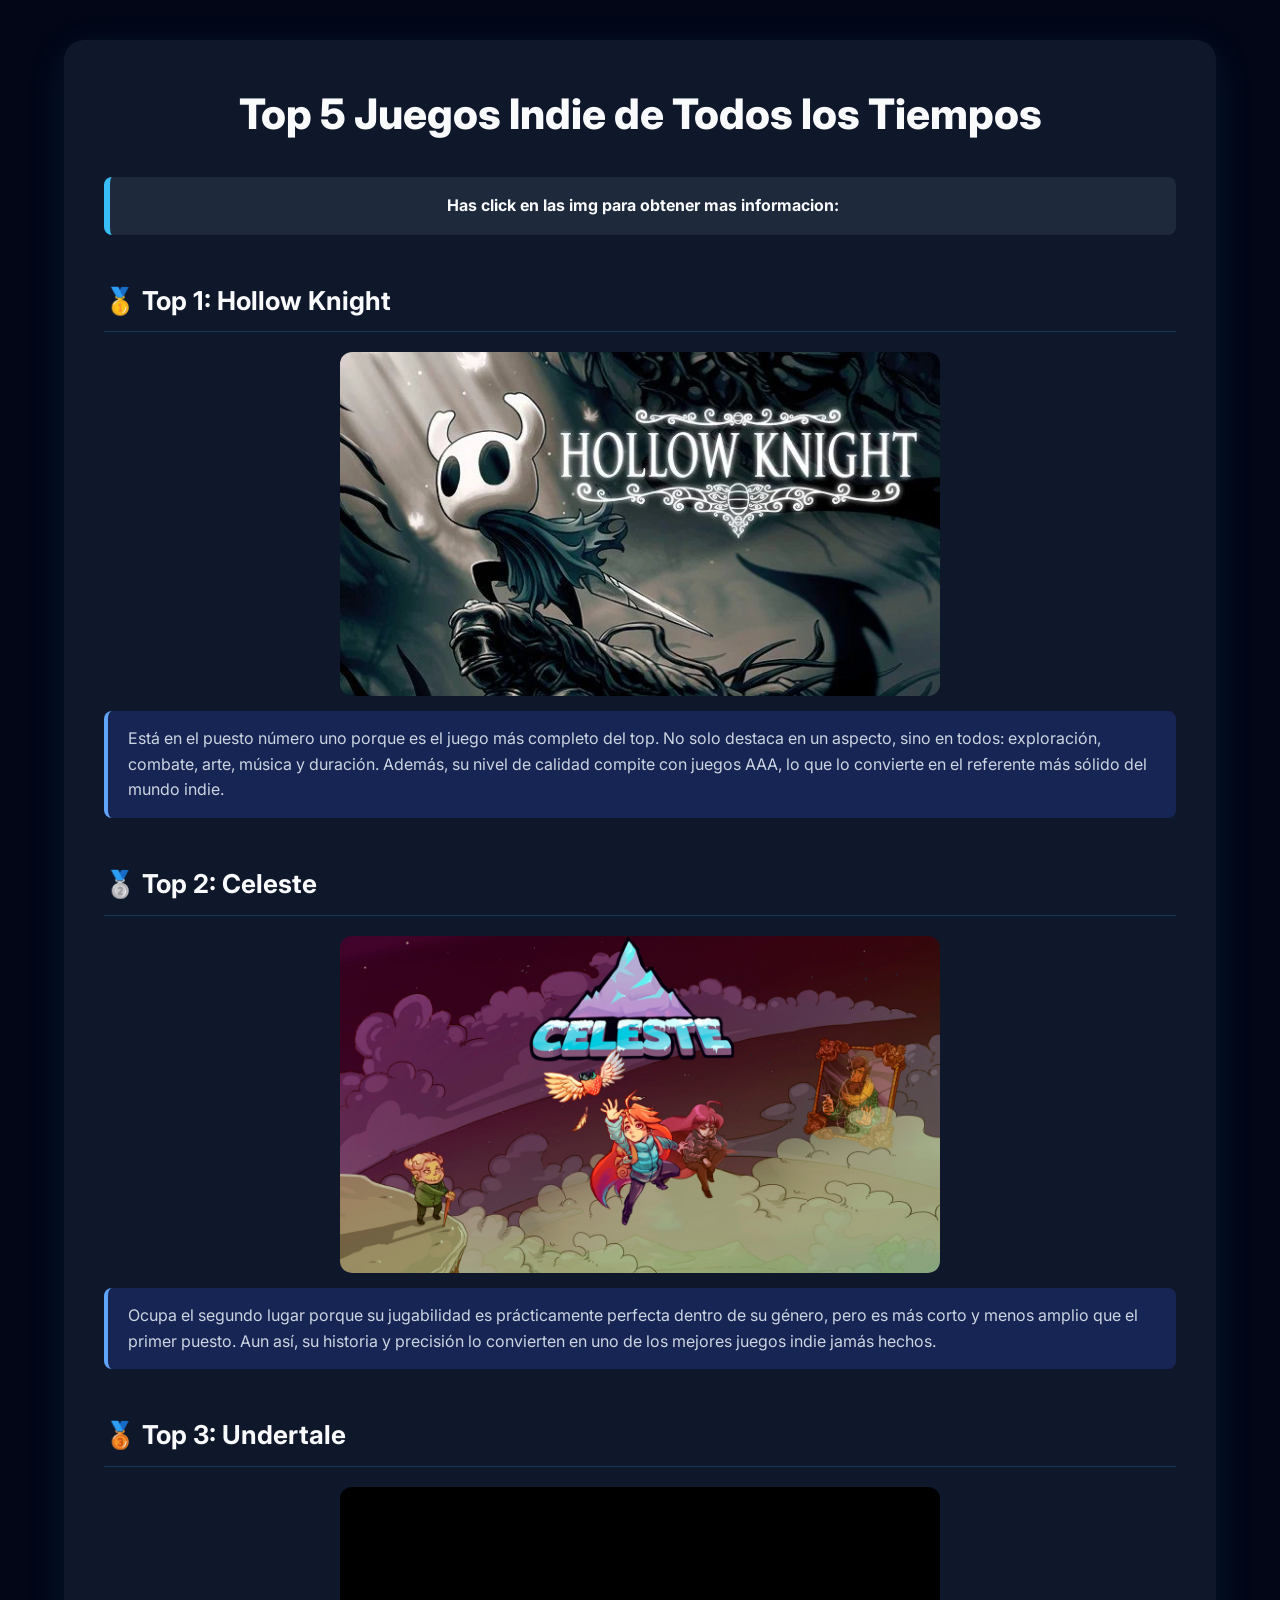
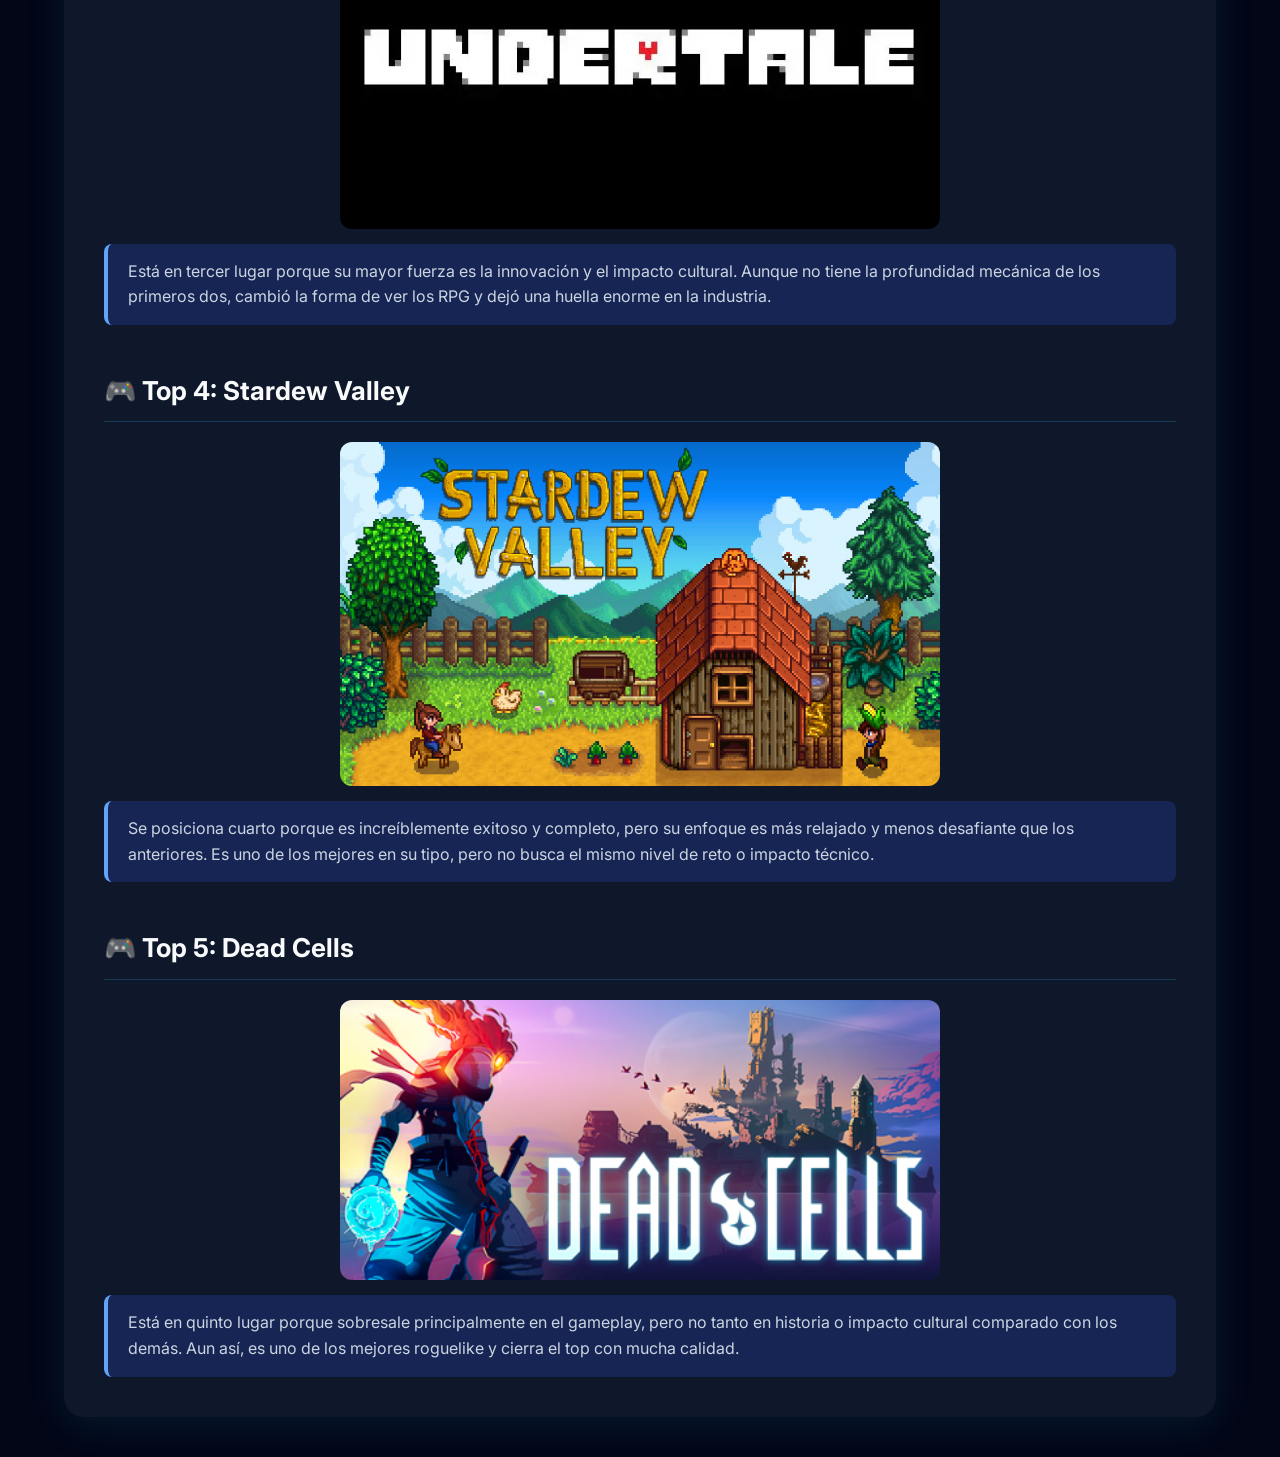
<file: index.html>
<!DOCTYPE html>
<html lang="es">
<head>
    <meta charset="UTF-8">
    <meta name="viewport" content="width=device-width, initial-scale=1.0">
    <title>Top 5 Juegos Indie de Todos los Tiempos | Ranking Global</title>
    <link rel="stylesheet" href="css/index.css">
    <link rel="icon" href="icon/mando.jpg" type="image/jpg">
    <link rel="stylesheet" href="https://cdnjs.cloudflare.com/ajax/libs/font-awesome/6.5.1/css/all.min.css">
</head>
<body>
    <main>
        <h1>Top 5 Juegos Indie de Todos los Tiempos</h1>
        <p class="importante">Has click en las img para obtener mas informacion:</p>

        <h2>🥇 Top 1: Hollow Knight</h2>
        <a href="juegos/hollow.html">
            <img src="img/hollow.jpg" alt="portada de juego hollow knight">
        </a>
        <p class="texto-especial">Está en el puesto número uno porque es el juego más completo del top. No solo destaca en un aspecto, sino en todos: exploración, combate, arte, música y duración. Además, su nivel de calidad compite con juegos AAA, lo que lo convierte en el referente más sólido del mundo indie.</p>

        <h2>🥈 Top 2: Celeste</h2>
        <a href="juegos/celeste.html">
            <img src="img/celeste.jpg" alt="portada  del juego celeste">
        </a>
        <p class="texto-especial">Ocupa el segundo lugar porque su jugabilidad es prácticamente perfecta dentro de su género, pero es más corto y menos amplio que el primer puesto. Aun así, su historia y precisión lo convierten en uno de los mejores juegos indie jamás hechos.</p>
        

        <h2>🥉 Top 3: Undertale</h2>
        <a href="juegos/undertale.html">
            <img src="img/undertale.jpg">
        </a>
        <p class="texto-especial">Está en tercer lugar porque su mayor fuerza es la innovación y el impacto cultural. Aunque no tiene la profundidad mecánica de los primeros dos, cambió la forma de ver los RPG y dejó una huella enorme en la industria.</p>

        <h2>🎮 Top 4: Stardew Valley</h2>
        <a href="juegos/Stardew-Valley.html">
            <img src="img/Stardew-Valley.jpg">
        </a>
        <p class="texto-especial">Se posiciona cuarto porque es increíblemente exitoso y completo, pero su enfoque es más relajado y menos desafiante que los anteriores. Es uno de los mejores en su tipo, pero no busca el mismo nivel de reto o impacto técnico.</p>

        <h2>🎮 Top 5: Dead Cells</h2>
        <a href="juegos/Dead-Cells.html">
            <img src="img/Dead-Cells.jpg">
        </a>
        <p class="texto-especial">Está en quinto lugar porque sobresale principalmente en el gameplay, pero no tanto en historia o impacto cultural comparado con los demás. Aun así, es uno de los mejores roguelike y cierra el top con mucha calidad.</p>
    </main>
</body>
</html>
</file>
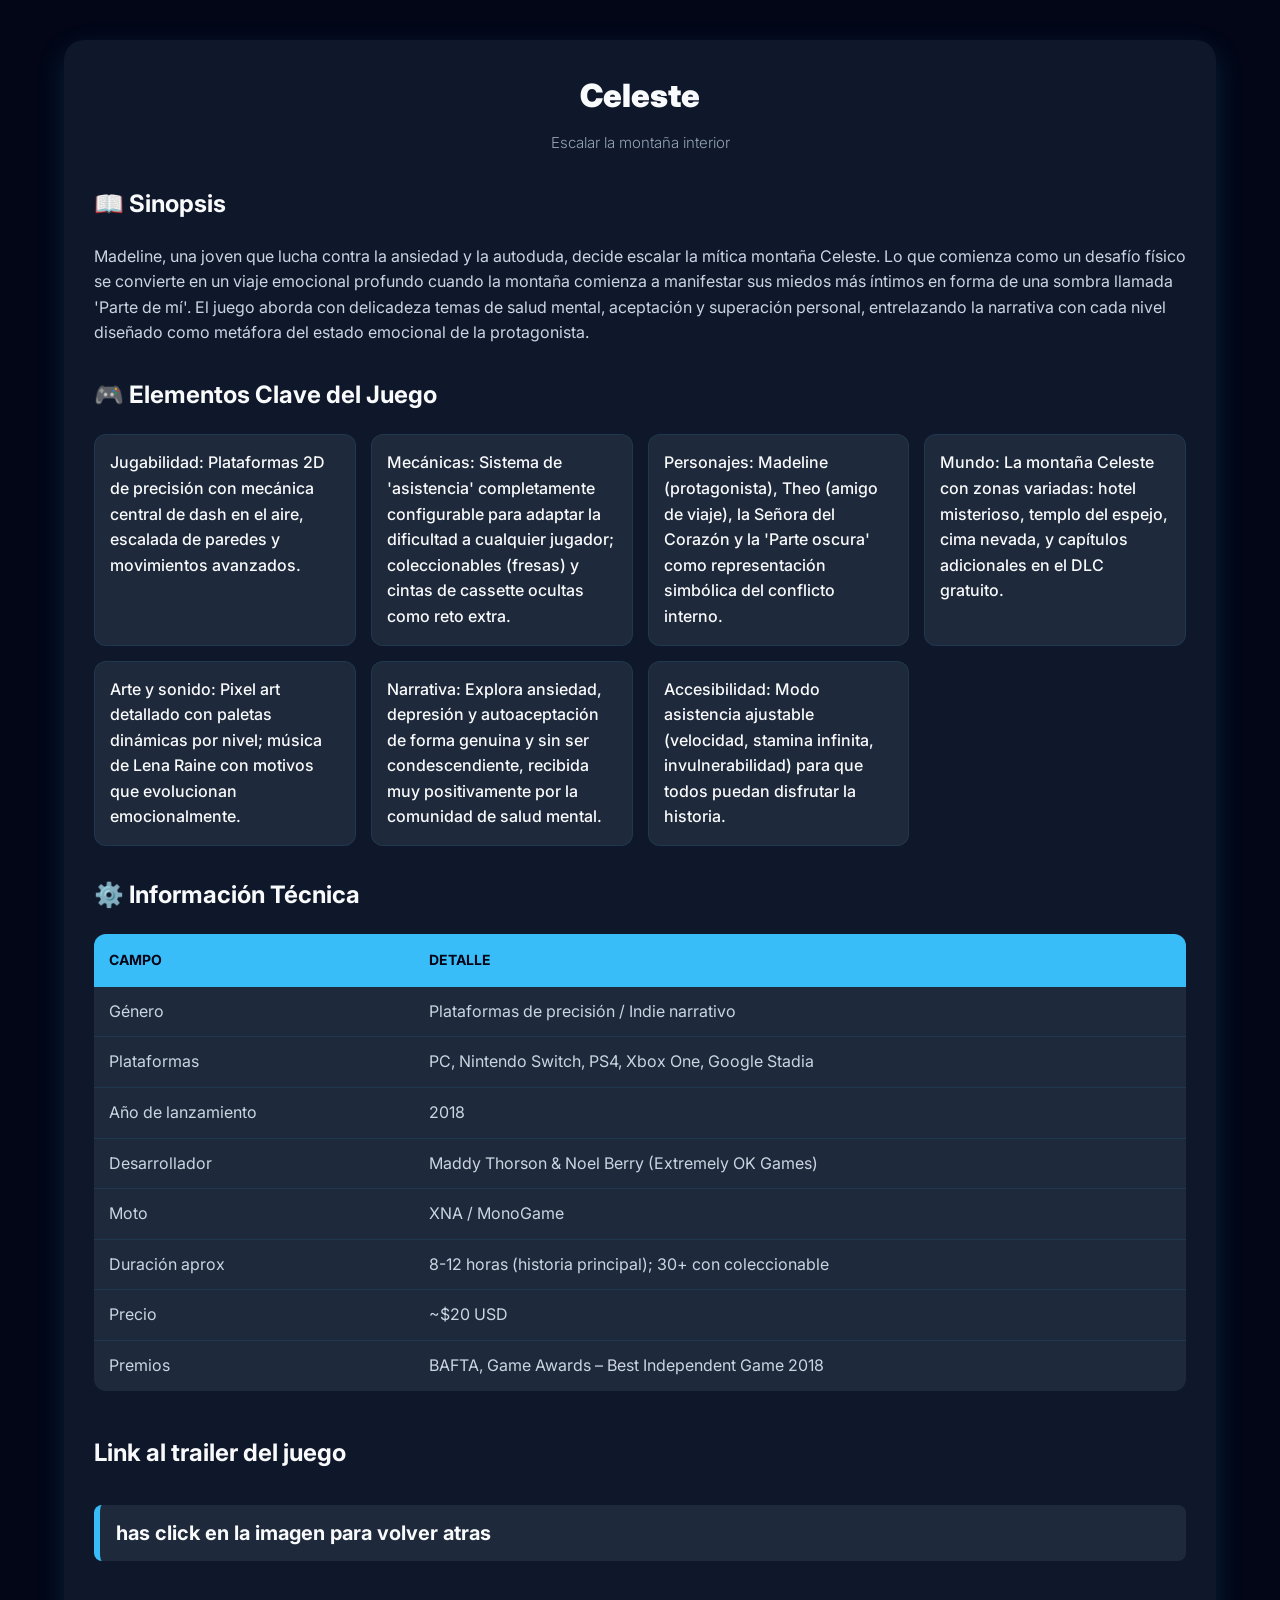
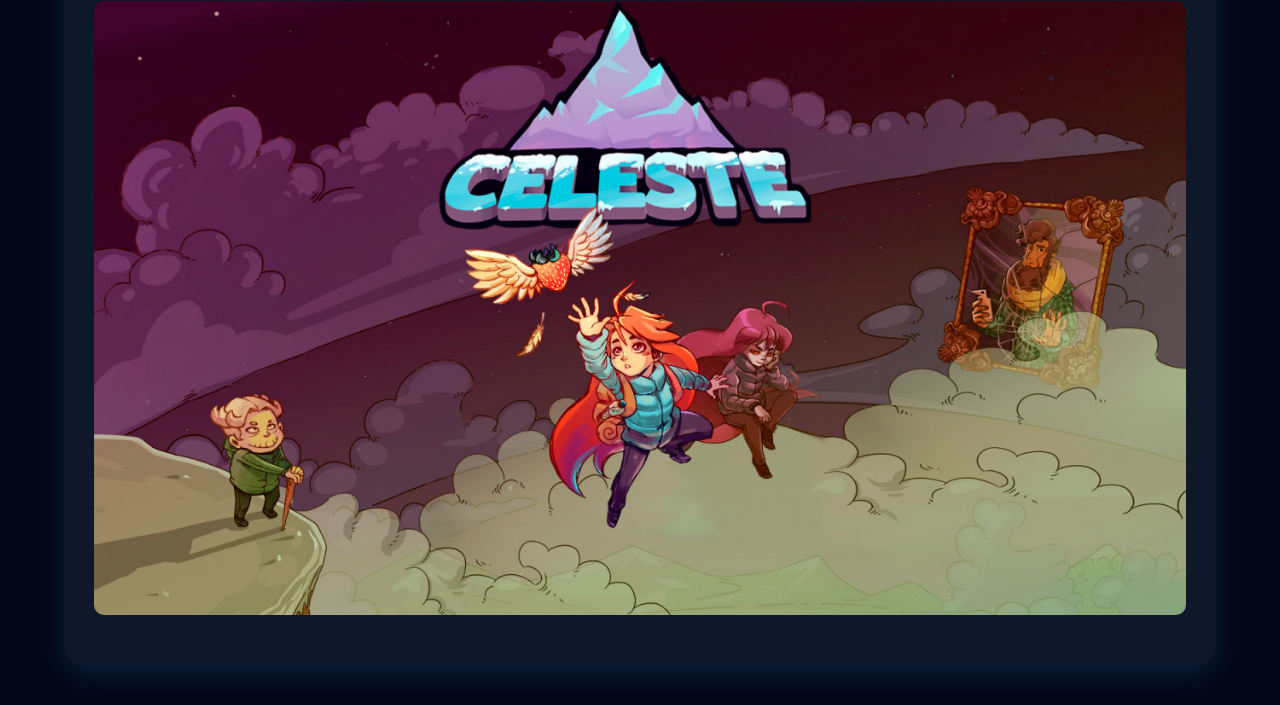
<file: juegos/celeste.html>
<!DOCTYPE html>
<html lang="es">
<head>
    <meta charset="UTF-8">
    <meta name="viewport" content="width=device-width, initial-scale=1.0">
    <title>Celeste</title>
    <link rel="stylesheet" href="../css/juegos.css">
    <link rel="icon" href="../icon/celeste.jpg" type="image/jpg">
</head>
<body>
    <main>
        <h1>Celeste</h1>
        <h4>Escalar la montaña interior</h4>
        <h2>📖 Sinopsis</h2>
        <p>Madeline, una joven que lucha contra la ansiedad y la autoduda, decide escalar la mítica montaña Celeste. Lo que comienza como un desafío físico se convierte en un viaje emocional profundo cuando la montaña comienza a manifestar sus miedos más íntimos en forma de una sombra llamada 'Parte de mí'. El juego aborda con delicadeza temas de salud mental, aceptación y superación personal, entrelazando la narrativa con cada nivel diseñado como metáfora del estado emocional de la protagonista.</p>
        
        <h2>🎮 Elementos Clave del Juego</h2>
        <ul>
            <li>Jugabilidad: Plataformas 2D de precisión con mecánica central de dash en el aire, escalada de paredes y movimientos avanzados.</li>

            <li>Mecánicas: Sistema de 'asistencia' completamente configurable para adaptar la dificultad a cualquier jugador; coleccionables (fresas) y cintas de cassette ocultas como reto extra.</li>

            <li>Personajes: Madeline (protagonista), Theo (amigo de viaje), la Señora del Corazón y la 'Parte oscura' como representación simbólica del conflicto interno.</li>

            <li>Mundo: La montaña Celeste con zonas variadas: hotel misterioso, templo del espejo, cima nevada, y capítulos adicionales en el DLC gratuito.</li>

            <li>Arte y sonido: Pixel art detallado con paletas dinámicas por nivel; música de Lena Raine con motivos que evolucionan emocionalmente.</li>

            <li>Narrativa: Explora ansiedad, depresión y autoaceptación de forma genuina y sin ser condescendiente, recibida muy positivamente por la comunidad de salud mental.</li>

            <li>Accesibilidad: Modo asistencia ajustable (velocidad, stamina infinita, invulnerabilidad) para que todos puedan disfrutar la historia.</li>
        </ul>

        <h2>⚙️ Información Técnica</h2>
        <table>
            <thead>
                <tr>
                    <th>Campo</th>
                    <th>Detalle</th>
                </tr>
            </thead>
            <tbody>
                <tr>
                    <td>Género</td>
                    <td>Plataformas de precisión / Indie narrativo</td>
                </tr>
                
                <tr>
                    <td>Plataformas</td>
                    <td>PC, Nintendo Switch, PS4, Xbox One, Google Stadia</td>
                </tr>

                <tr>
                    <td>Año de lanzamiento</td>
                    <td>2018</td>
                </tr>

                <tr>
                    <td>Desarrollador</td>
                    <td>Maddy Thorson & Noel Berry (Extremely OK Games)</td>
                </tr>

                <tr>
                    <td>Moto</td>
                    <td>XNA / MonoGame</td>
                </tr>

                <tr>
                    <td>Duración aprox</td>
                    <td>8-12 horas (historia principal); 30+ con coleccionable</td>
                </tr>

                <tr>
                    <td>Precio</td>
                    <td>~$20 USD</td>
                </tr>

                <tr>
                    <td>Premios</td>
                    <td>BAFTA, Game Awards – Best Independent Game 2018</td>
                </tr>
            </tbody>
        </table>
        <a href="https://youtu.be/WlQwV3ofej4?si=zolF8PabLEQj-DVt" target="_blank">
            <h2>Link al trailer del juego</h2>
        </a>
        <p class="importante">has click en la imagen para volver atras</p>
        <a href="../index.html" class="contenedor-imagen">
        <img src="../img/celeste.jpg" alt="foto de celeste "></a>
    </main>
</body>
</html>
</file>
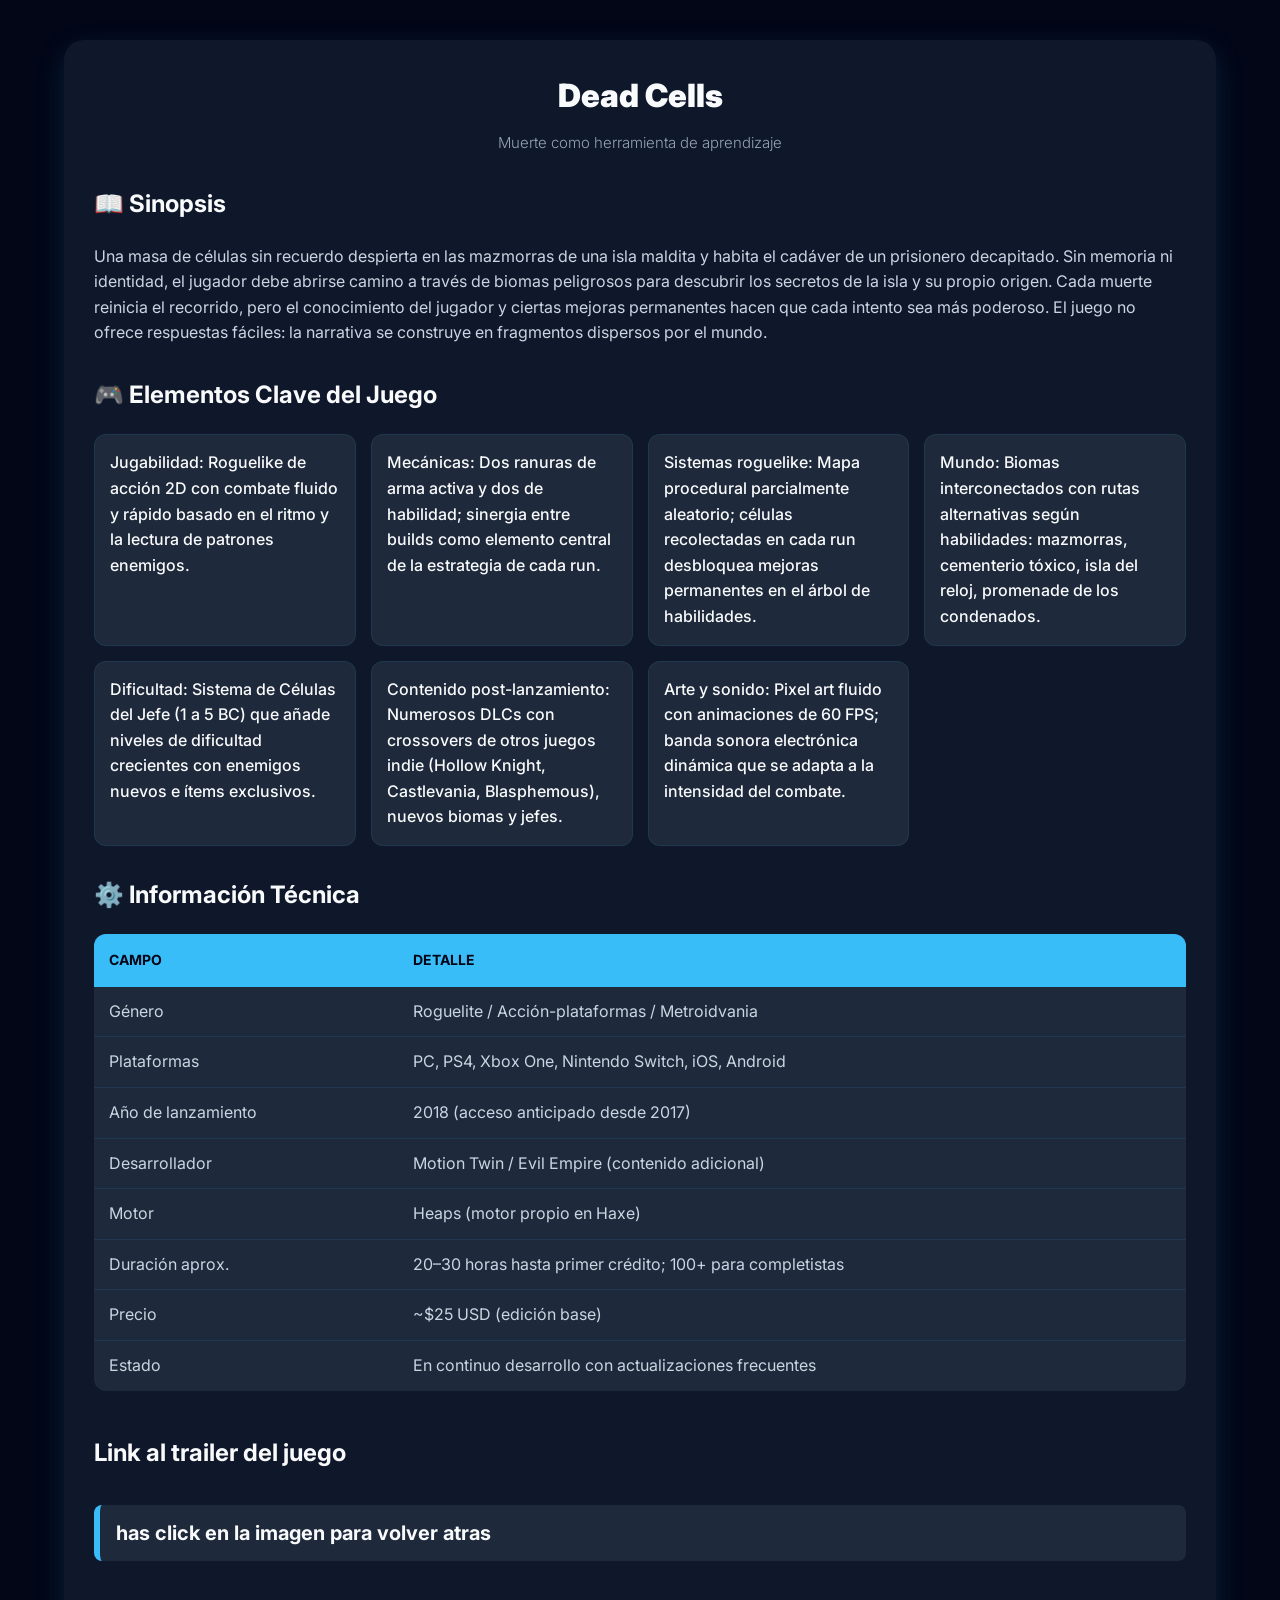
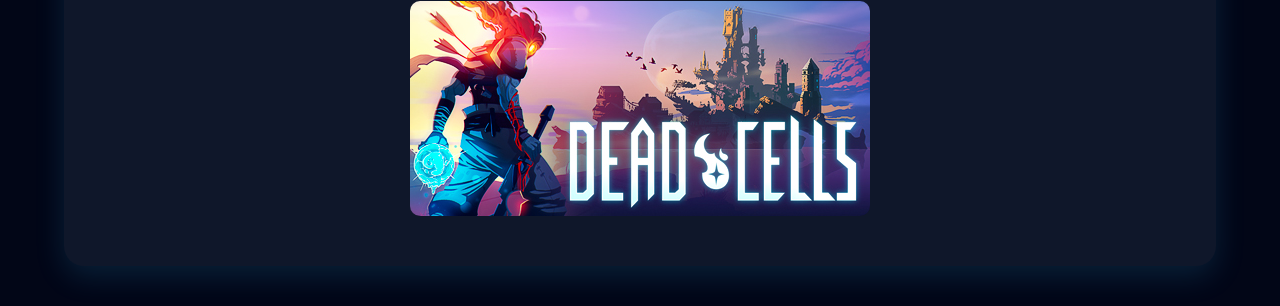
<file: juegos/Dead-Cells.html>
<!DOCTYPE html>
<html lang="es">
<head>
    <meta charset="UTF-8">
    <meta name="viewport" content="width=device-width, initial-scale=1.0">
    <title>Dead Cells</title>
    <link rel="stylesheet" href="../css/juegos.css">
    <link rel="icon" href="../icon/dead.jpg" type="image/jpg">
</head>
<body>
    <main>
        <h1>Dead Cells</h1>
        <h4>Muerte como herramienta de aprendizaje</h4>
        <h2>📖 Sinopsis</h2>
        <p>Una masa de células sin recuerdo despierta en las mazmorras de una isla maldita y habita el cadáver de un prisionero decapitado. Sin memoria ni identidad, el jugador debe abrirse camino a través de biomas peligrosos para descubrir los secretos de la isla y su propio origen. Cada muerte reinicia el recorrido, pero el conocimiento del jugador y ciertas mejoras permanentes hacen que cada intento sea más poderoso. El juego no ofrece respuestas fáciles: la narrativa se construye en fragmentos dispersos por el mundo.</p>

        <h2>🎮 Elementos Clave del Juego</h2>
        <ul>
            <li>Jugabilidad: Roguelike de acción 2D con combate fluido y rápido basado en el ritmo y la lectura de patrones enemigos.</li>

            <li>Mecánicas: Dos ranuras de arma activa y dos de habilidad; sinergia entre builds como elemento central de la estrategia de cada run.</li>

            <li>Sistemas roguelike: Mapa procedural parcialmente aleatorio; células recolectadas en cada run desbloquea mejoras permanentes en el árbol de habilidades.</li>

            <li>Mundo: Biomas interconectados con rutas alternativas según habilidades: mazmorras, cementerio tóxico, isla del reloj, promenade de los condenados.</li>

            <li>Dificultad: Sistema de Células del Jefe (1 a 5 BC) que añade niveles de dificultad crecientes con enemigos nuevos e ítems exclusivos.</li>

            <li>Contenido post-lanzamiento: Numerosos DLCs con crossovers de otros juegos indie (Hollow Knight, Castlevania, Blasphemous), nuevos biomas y jefes.</li>

            <li>Arte y sonido: Pixel art fluido con animaciones de 60 FPS; banda sonora electrónica dinámica que se adapta a la intensidad del combate.</li>
        </ul>

        <h2>⚙️ Información Técnica</h2>
        <table>
            <thead>
                <tr>
                    <th>Campo</th>
                    <th>Detalle</th>
                </tr>
            </thead>

            <tbody>
                <tr>
                    <td>Género</td>
                    <td>Roguelite / Acción-plataformas / Metroidvania</td>
                </tr>

                <tr>
                    <td>Plataformas</td>
                    <td>PC, PS4, Xbox One, Nintendo Switch, iOS, Android</td>
                </tr>

                <tr>
                    <td>Año de lanzamiento</td>
                    <td>2018 (acceso anticipado desde 2017)</td>
                </tr>

                <tr>
                    <td>Desarrollador</td>
                    <td>Motion Twin / Evil Empire (contenido adicional)</td>
                </tr>

                <tr>
                    <td>Motor</td>
                    <td>Heaps (motor propio en Haxe)</td>
                </tr>

                <tr>
                    <td>Duración aprox.</td>
                    <td>20–30 horas hasta primer crédito; 100+ para completistas</td>
                </tr>

                <tr>
                    <td>Precio</td>
                    <td>~$25 USD (edición base)</td>
                </tr>

                <tr>
                    <td>Estado</td>
                    <td>En continuo desarrollo con actualizaciones frecuentes</td>
                </tr>
            </tbody>
        </table>
        <a href="https://youtu.be/ZPl_UWAednY?si=PS_IYLnK6Znkn-vU"><h2>Link al trailer del juego</h2></a>
        <p class="importante">has click en la imagen para volver atras</p>
        <a href="../index.html" class="contenedor-imagen">
            <img src="..//img/Dead-Cells.jpg" alt="foto de Dead Cells">
        </a>
    </main>
</body>
</html>
</file>
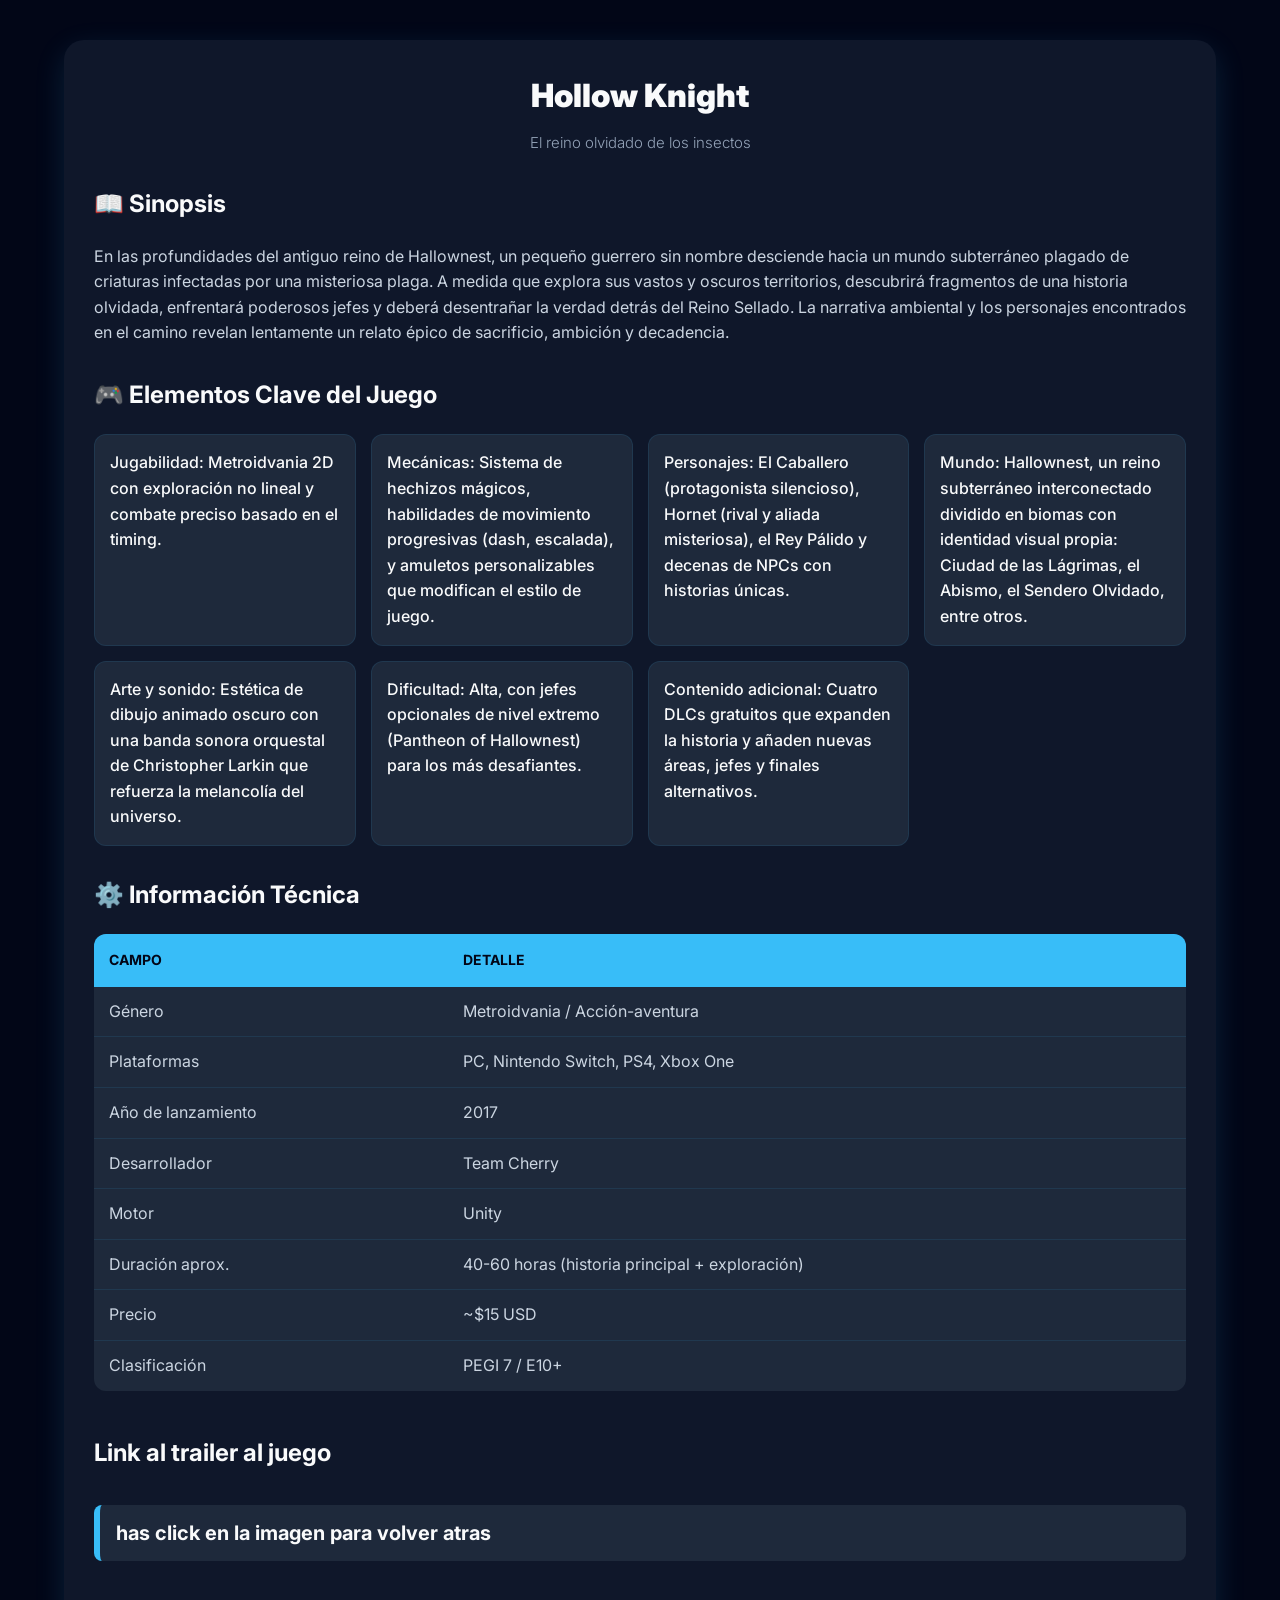
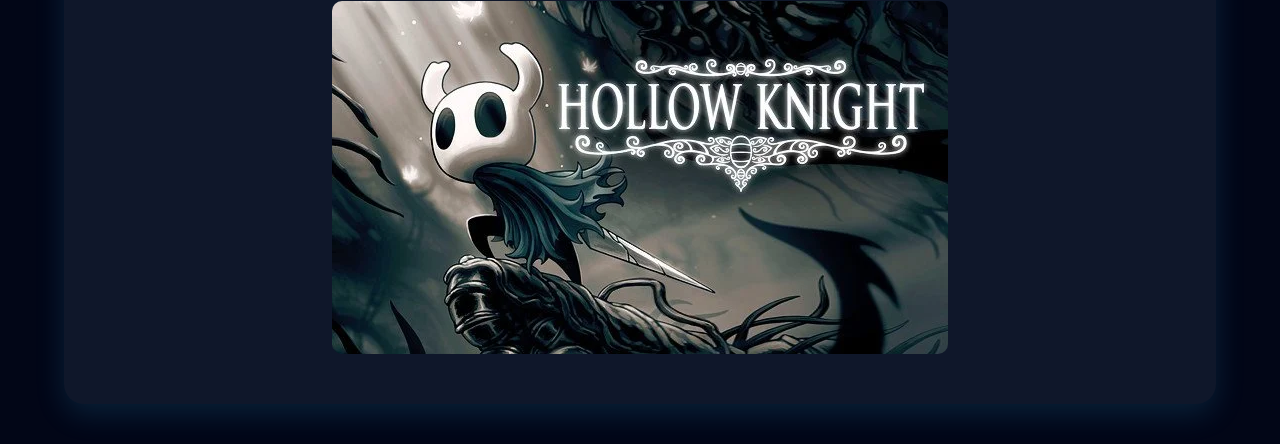
<file: juegos/hollow.html>
<!DOCTYPE html>
<html lang="es">
<head>
    <meta charset="UTF-8">
    <meta name="viewport" content="width=device-width, initial-scale=1.0">
    <title>Hollow Knight</title>
    <link rel="stylesheet" href="../css/juegos.css">
    <link rel="icon" href="../icon/hollow.jpg" type="image/jpg">
</head>
<body>
    <main>
    <h1>Hollow Knight</h1>
    <h4>El reino olvidado de los insectos</h4>
    <h2>📖 Sinopsis</h2>
    <p>En las profundidades del antiguo reino de Hallownest, un pequeño guerrero sin nombre desciende hacia un mundo subterráneo plagado de criaturas infectadas por una misteriosa plaga. A medida que explora sus vastos y oscuros territorios, descubrirá fragmentos de una historia olvidada, enfrentará poderosos jefes y deberá desentrañar la verdad detrás del Reino Sellado. La narrativa ambiental y los personajes encontrados en el camino revelan lentamente un relato épico de sacrificio, ambición y decadencia.</p>

    <h2>🎮 Elementos Clave del Juego</h2>
    <ul>
        <li>Jugabilidad: Metroidvania 2D con exploración no lineal y combate preciso basado en el timing.</li>

        <li>Mecánicas: Sistema de hechizos mágicos, habilidades de movimiento progresivas (dash, escalada), y amuletos personalizables que modifican el estilo de juego.</li>

        <li>Personajes: El Caballero (protagonista silencioso), Hornet (rival y aliada misteriosa), el Rey Pálido y decenas de NPCs con historias únicas.</li>

        <li>Mundo: Hallownest, un reino subterráneo interconectado dividido en biomas con identidad visual propia: Ciudad de las Lágrimas, el Abismo, el Sendero Olvidado, entre otros.</li>

        <li>Arte y sonido: Estética de dibujo animado oscuro con una banda sonora orquestal de Christopher Larkin que refuerza la melancolía del universo.</li>

        <li>Dificultad: Alta, con jefes opcionales de nivel extremo (Pantheon of Hallownest) para los más desafiantes.</li>

        <li>Contenido adicional: Cuatro DLCs gratuitos que expanden la historia y añaden nuevas áreas, jefes y finales alternativos.</li>
    </ul>
    <h2>⚙️ Información Técnica</h2>
    <table>
        <thead>
            <tr>
                <th>Campo</th>
                <th>Detalle</th>
            </tr>
        </thead>

        <tbody>
            <tr>
                <td>Género</td>
                <td>Metroidvania / Acción-aventura</td>
            </tr>

            <tr>
                <td>Plataformas</td>
                <td>PC, Nintendo Switch, PS4, Xbox One</td>
            </tr>

            <tr>
                <td>Año de lanzamiento</td>
                <td>2017</td>
            </tr>
            
            <tr>
                <td>Desarrollador</td>
                <td>Team Cherry</td>
            </tr>

            <tr>
                <td>Motor</td>
                <td>Unity</td>
            </tr>

            <tr>
                <td>Duración aprox.</td>
                <td>40-60 horas (historia principal + exploración)</td>
            </tr>

            <tr>
                <td>Precio</td>
                <td>~$15 USD</td>
            </tr>

            <tr>
                <td>Clasificación</td>
                <td>PEGI 7 / E10+</td>
            </tr>
        </tbody>
    </table>
    <a href="https://youtu.be/UAO2urG23S4?si=-uhSlBOQFKqMNPEP" target="_blank">
        <h2>Link al trailer al juego</h2>
    </a>
    <p class="importante">has click en la imagen para volver atras</p>
    <a href="../index.html" class="contenedor-imagen">
    <img src="../img/hollow.jpg" alt="foto de hollow Knight "></a>
    </main>
</body>
</html>
</file>
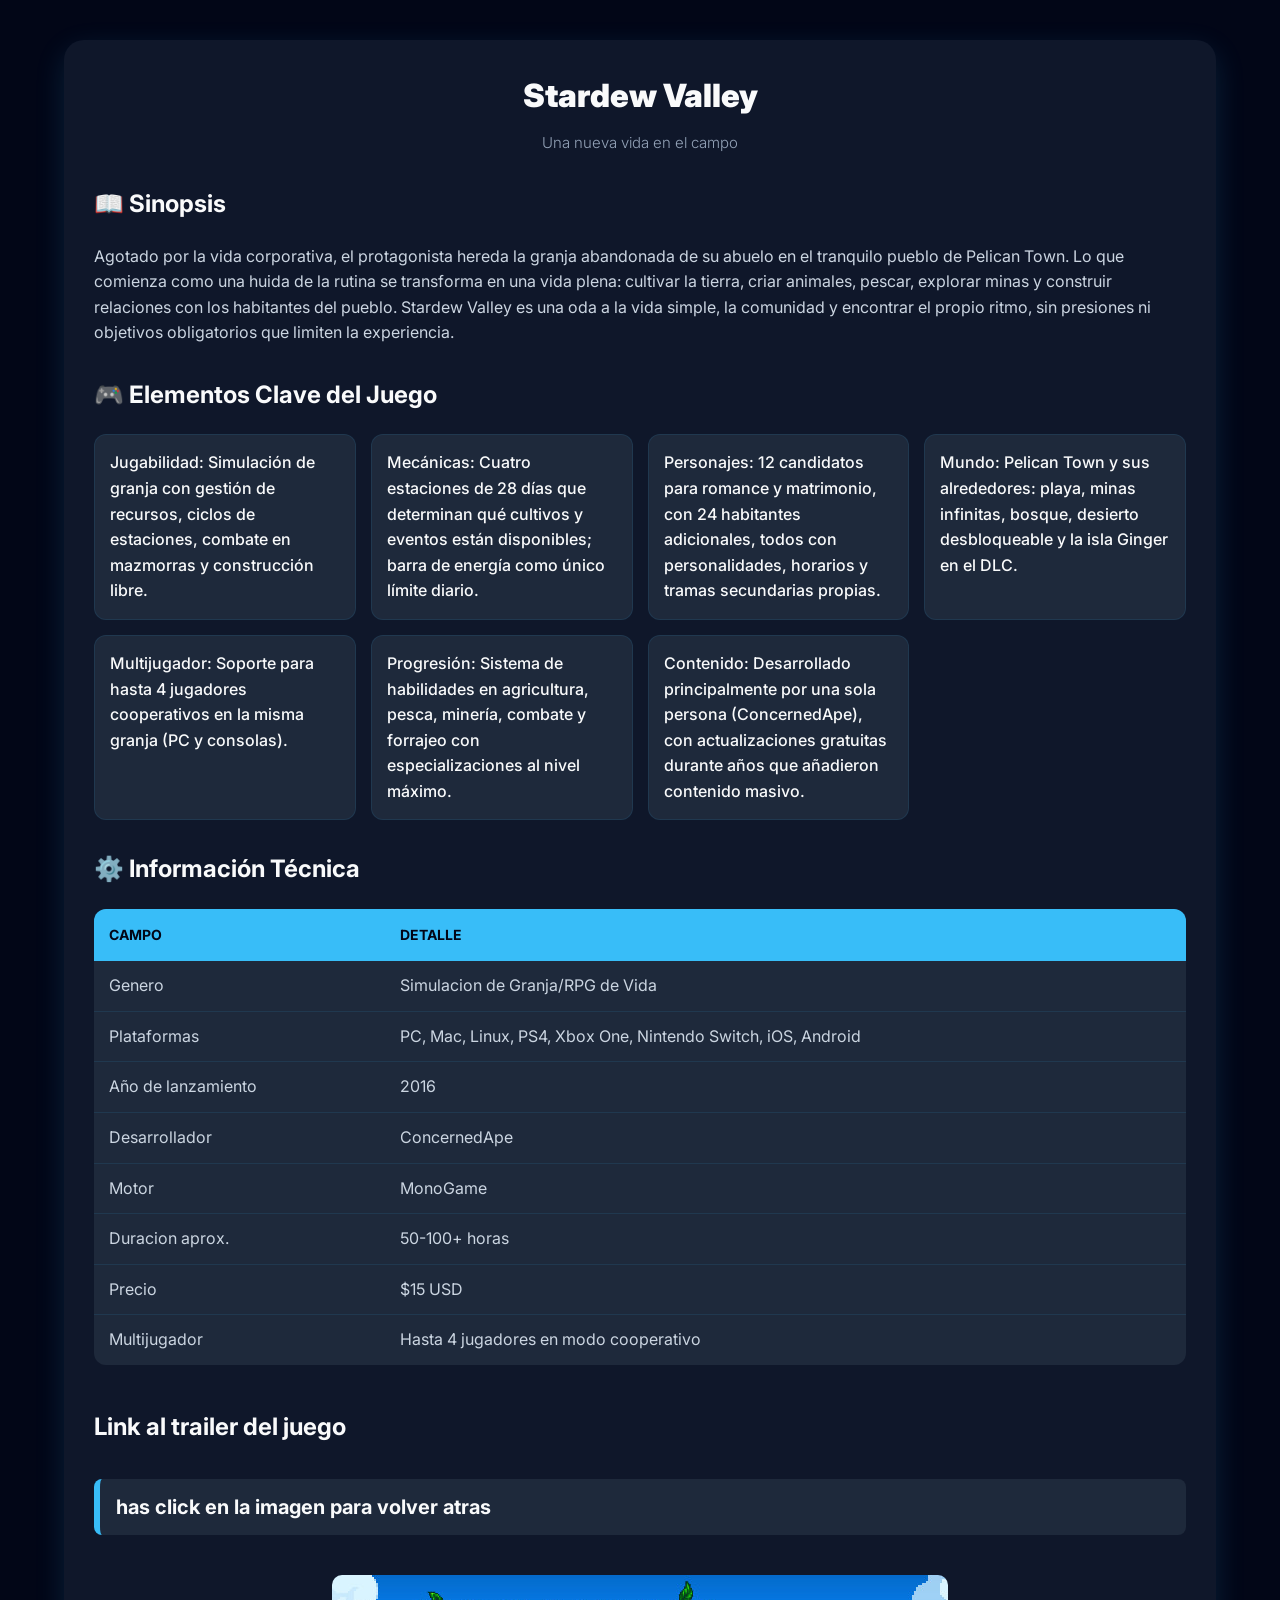
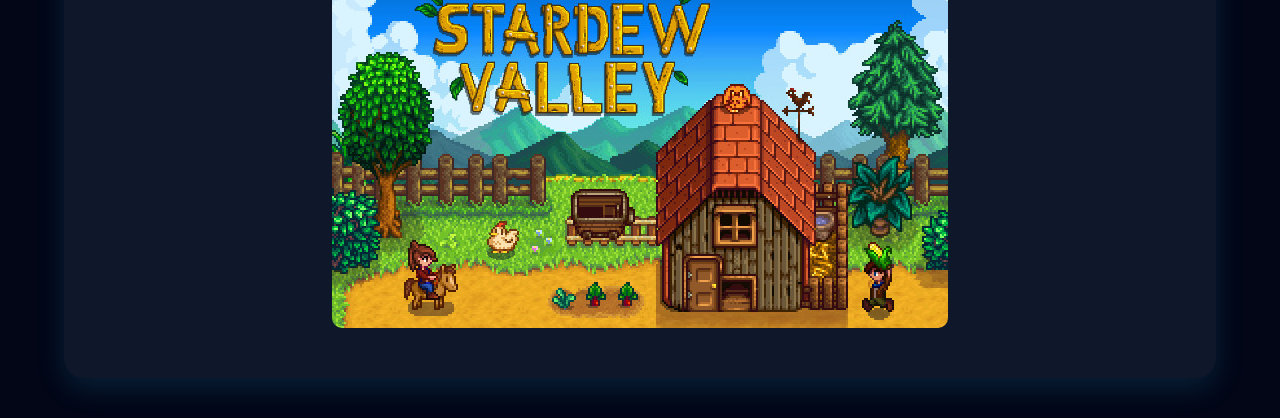
<file: juegos/Stardew-Valley.html>
<!DOCTYPE html>
<html lang="es">
<head>
    <meta charset="UTF-8">
    <meta name="viewport" content="width=device-width, initial-scale=1.0">
    <title>Stardew Valley</title>
    <link rel="stylesheet" href="../css/juegos.css">
    <link rel="icon" href="../icon/stardew.jpg" type="image/jpg">
</head>
<body>
    <main>
        <h1>Stardew Valley</h1>
        <h4>Una nueva vida en el campo</h4>
        <h2>📖 Sinopsis</h2>
        <p>Agotado por la vida corporativa, el protagonista hereda la granja abandonada de su abuelo en el tranquilo pueblo de Pelican Town. Lo que comienza como una huida de la rutina se transforma en una vida plena: cultivar la tierra, criar animales, pescar, explorar minas y construir relaciones con los habitantes del pueblo. Stardew Valley es una oda a la vida simple, la comunidad y encontrar el propio ritmo, sin presiones ni objetivos obligatorios que limiten la experiencia.
    </p>

        <h2>🎮 Elementos Clave del Juego</h2>
        <ul>
            <li>Jugabilidad: Simulación de granja con gestión de recursos, ciclos de estaciones, combate en mazmorras y construcción libre.</li>

            <li>Mecánicas: Cuatro estaciones de 28 días que determinan qué cultivos y eventos están disponibles; barra de energía como único límite diario.</li>

            <li>Personajes: 12 candidatos para romance y matrimonio, con 24 habitantes adicionales, todos con personalidades, horarios y tramas secundarias propias.</li>

            <li>Mundo: Pelican Town y sus alrededores: playa, minas infinitas, bosque, desierto desbloqueable y la isla Ginger en el DLC.</li>

            <li>Multijugador: Soporte para hasta 4 jugadores cooperativos en la misma granja (PC y consolas).</li>

            <li>Progresión: Sistema de habilidades en agricultura, pesca, minería, combate y forrajeo con especializaciones al nivel máximo.</li>

            <li>Contenido: Desarrollado principalmente por una sola persona (ConcernedApe), con actualizaciones gratuitas durante años que añadieron contenido masivo.</li>
        </ul>

        <h2>⚙️ Información Técnica</h2>
        
        <table>
            <thead>
                <tr>
                    <th>Campo</th>
                    <th>Detalle</th>
                </tr>
            </thead>

            <tbody>
                <tr>
                    <td>Genero</td>
                    <td>Simulacion de Granja/RPG de Vida</td>
                </tr>

                <tr>
                    <td>Plataformas</td>
                    <td>PC, Mac, Linux, PS4, Xbox One, Nintendo Switch, iOS, Android</td>
                </tr>

                <tr>
                    <td>Año de lanzamiento</td>
                    <td>2016</td>
                </tr>

                <tr>
                    <td>Desarrollador</td>
                    <td>ConcernedApe</td>
                </tr>

                <tr>
                    <td>Motor</td>
                    <td>MonoGame</td>
                </tr>

                <tr>
                    <td>Duracion aprox.</td>
                    <td>50-100+ horas</td>
                </tr>

                <tr>
                    <td>Precio</td>
                    <td>$15 USD</td>
                </tr>

                <tr>
                    <td>Multijugador</td>
                    <td>Hasta 4 jugadores en modo cooperativo</td>
            </tr>
            </tbody>
        </table>

        <a href="https://www.youtube.com/watch?v=ot7uXNQskhs"><h2>Link al trailer del juego</h2></a>
        <p class="importante">has click en la imagen para volver atras</p>
        <a href="../index.html" class="contenedor-imagen">
        <img src="../img/Stardew-Valley.jpg" alt="foto de Stardew-Valley"></a>
    </main>
</body>
</html>
</file>
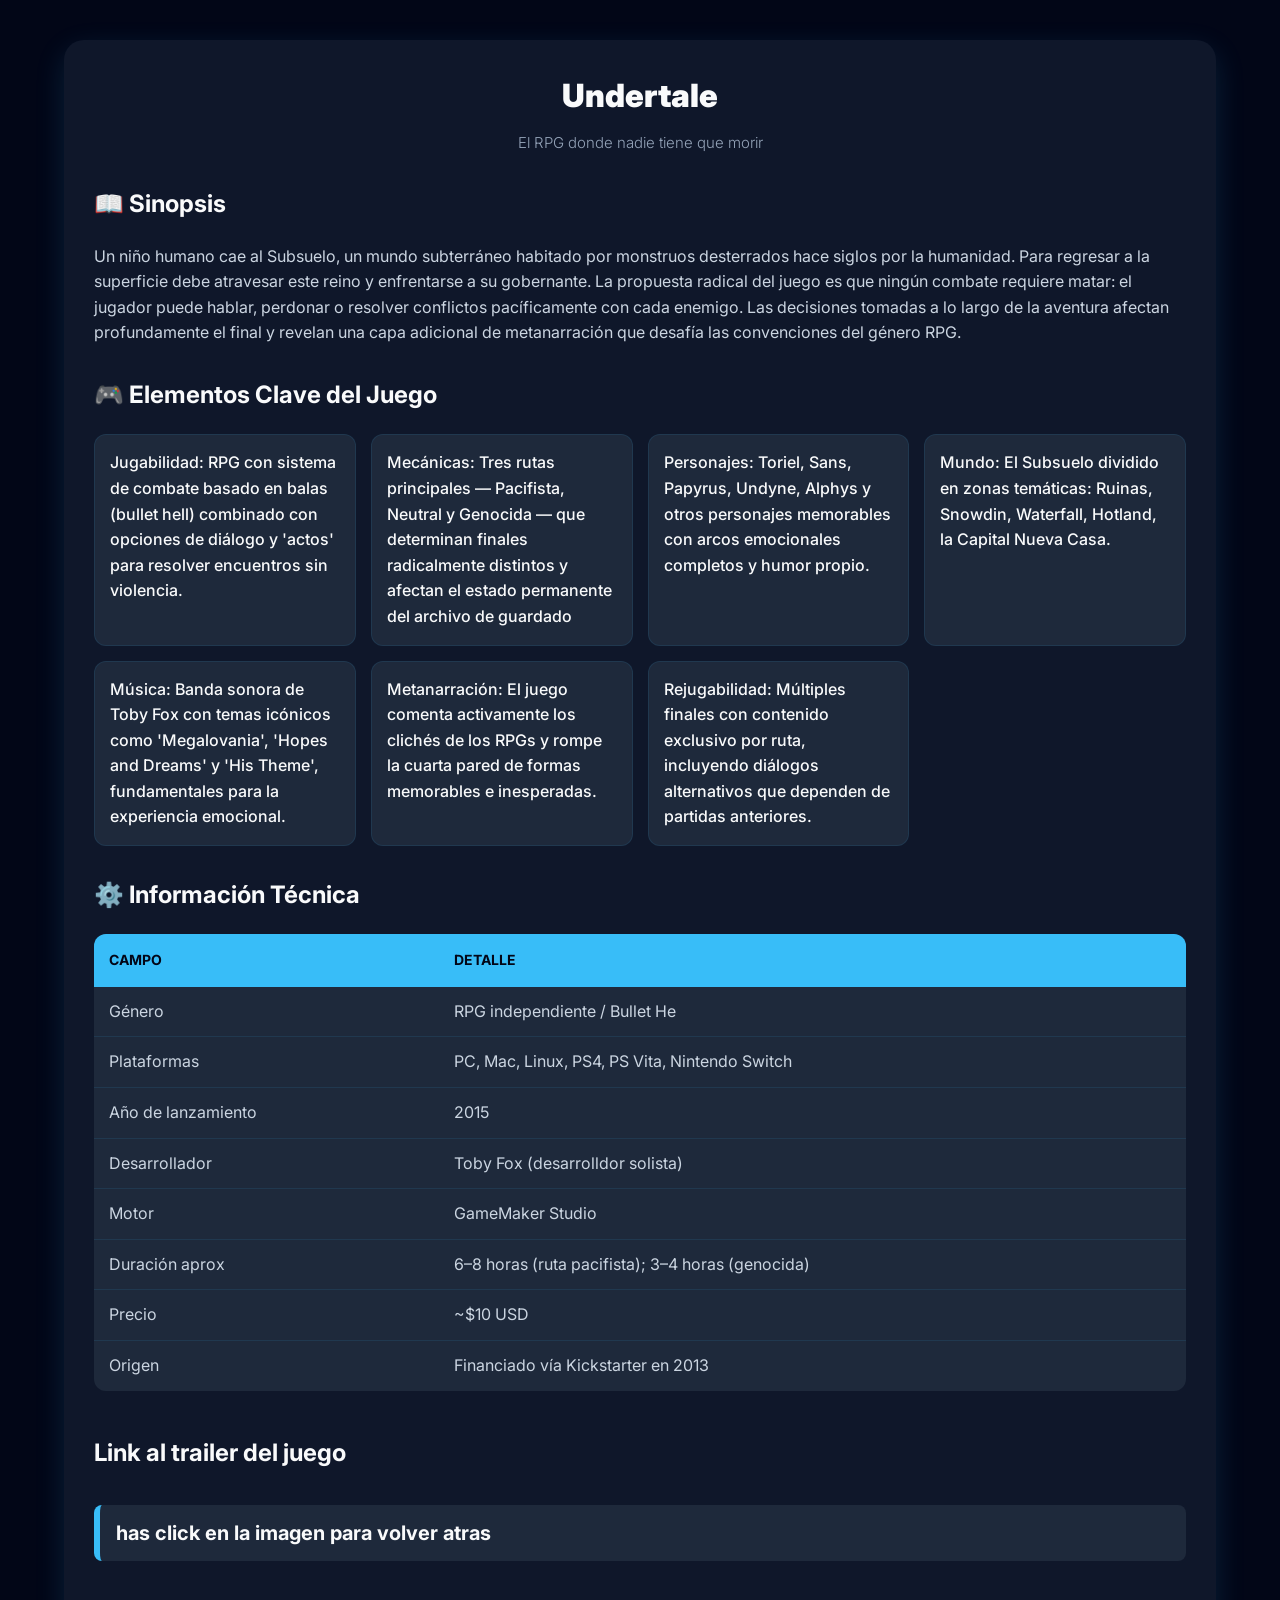
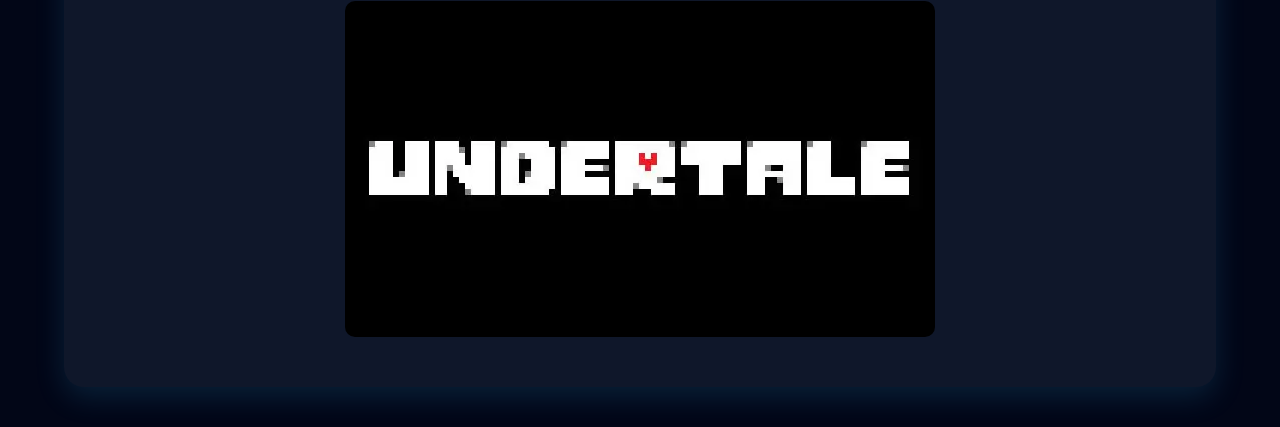
<file: juegos/undertale.html>
<!DOCTYPE html>
<html lang="es">
<head>
    <meta charset="UTF-8">
    <meta name="viewport" content="width=device-width, initial-scale=1.0">
    <title>undertale</title>
    <link rel="stylesheet" href="../css/juegos.css">
    <link rel="icon" href="../icon/Undertale.jpg" type="image/jpg">
</head>
<body>
    <main>
        <h1>Undertale</h1>
        <h4>El RPG donde nadie tiene que morir</h4>
        <h2>📖 Sinopsis</h2>
        <p>Un niño humano cae al Subsuelo, un mundo subterráneo habitado por monstruos desterrados hace siglos por la humanidad. Para regresar a la superficie debe atravesar este reino y enfrentarse a su gobernante. La propuesta radical del juego es que ningún combate requiere matar: el jugador puede hablar, perdonar o resolver conflictos pacíficamente con cada enemigo. Las decisiones tomadas a lo largo de la aventura afectan profundamente el final y revelan una capa adicional de metanarración que desafía las convenciones del género RPG.</p>

        <h2>🎮 Elementos Clave del Juego</h2>
        <ul>
            <li>Jugabilidad: RPG con sistema de combate basado en balas (bullet hell) combinado con opciones de diálogo y 'actos' para resolver encuentros sin violencia.</li>

            <li>Mecánicas: Tres rutas principales — Pacifista, Neutral y Genocida — que determinan finales radicalmente distintos y afectan el estado permanente del archivo de guardado</li>

            <li>Personajes: Toriel, Sans, Papyrus, Undyne, Alphys y otros personajes memorables con arcos emocionales completos y humor propio.</li>

            <li>Mundo: El Subsuelo dividido en zonas temáticas: Ruinas, Snowdin, Waterfall, Hotland, la Capital Nueva Casa.</li>

            <li>Música: Banda sonora de Toby Fox con temas icónicos como 'Megalovania', 'Hopes and Dreams' y 'His Theme', fundamentales para la experiencia emocional.</li>

            <li>Metanarración: El juego comenta activamente los clichés de los RPGs y rompe la cuarta pared de formas memorables e inesperadas.</li>

            <li>Rejugabilidad: Múltiples finales con contenido exclusivo por ruta, incluyendo diálogos alternativos que dependen de partidas anteriores.</li>
        </ul>

        <h2>⚙️ Información Técnica</h2>
        <table>
            <thead>
                <tr>
                    <th>Campo</th>
                    <th>Detalle</th>
                </tr>
            </thead>

            <tbody>
            <tr>
                <td>Género</td>
                <td>RPG independiente / Bullet He</td>
            </tr>

            <tr>
                <td>Plataformas</td>
                <td>PC, Mac, Linux, PS4, PS Vita, Nintendo Switch</td>
            </tr>

            <tr>
                <td>Año de lanzamiento</td>
                <td>2015</td>
            </tr>

            <tr>
                <td>Desarrollador</td>
                <td>Toby Fox (desarrolldor solista)</td>
            </tr>

            <tr>
                <td>Motor</td>
                <td>GameMaker Studio</td>
            </tr>

            <tr>
                <td>Duración aprox</td>
                <td>6–8 horas (ruta pacifista); 3–4 horas (genocida)</td>
            </tr>

            <tr>
                <td>Precio</td>
                <td>~$10 USD</td>
            </tr>

            <tr>
                <td>Origen</td>
                <td>Financiado vía Kickstarter en 2013</td>
            </tr>
            </tbody>
        </table>
        <a href="https://youtu.be/1Hojv0m3TqA?si=CaUTAvFpecRt5PpC" target="_blank">
            <h2>Link al trailer del juego</h2>
        </a>
        <p class="importante">has click en la imagen para volver atras</p>
        <a href="../index.html" class="contenedor-imagen">
        <img src="..//img/undertale.jpg" alt="foto de undertale"></a>
    </main>
</body>
</html>
</file>
<file: css/index.css>
/*FUENTE*/
@import url('https://fonts.googleapis.com/css2?family=Inter:ital,opsz,wght@0,14..32,100..900;1,14..32,100..900&display=swap');

/* RESET Y BASE */
* {
    margin: 0;
    padding: 0;
    box-sizing: border-box;
}

body {
    font-family: 'Inter', sans-serif;
    background-color: #020617; 
    color: #F9FAFB;
    line-height: 1.6;
    -webkit-font-smoothing: antialiased;
}

main {
    background-color: #0F172A;
    box-shadow: 0 10px 40px rgba(56, 189, 248, 0.1);
    max-width: 90%;
    margin: 40px auto;
    padding: clamp(20px, 5vw, 40px);
    border-radius: 20px;
}

/* TÍTULOS */
h1 {
    font-size: clamp(28px, 6vw, 42px);
    font-weight: 800;
    text-align: center;
    margin-bottom: 30px;
    color: #F9FAFB;
}

h2 {
    font-size: clamp(20px, 4vw, 26px);
    margin: 45px 0 20px;
    border-bottom: 1px solid rgba(56, 189, 248, 0.2);
    padding-bottom: 10px;
}

/* CLASES ESPECIALES */
.importante {
    background-color: #1E293B;
    border-left: 6px solid #38BDF8;
    padding: 16px;
    border-radius: 8px;
    font-weight: 700;
    margin-bottom: 30px;
    text-align: center;
}

.texto-especial {
    background-color: #172554;
    border-left: 4px solid #60A5FA;
    padding: 15px 20px;
    border-radius: 8px;
    color: #CBD5E1;
    margin-top: 15px;
    font-size: 1rem;
}

/* IMÁGENES Y ENLACES */
button{
    border: none;
    background-color: transparent;
    color: #FFF;
    transition: transform 0.3s;
    font-size: 20px;
    cursor: pointer;
    margin: 15px;

}

button:hover{
    transform: scale(1.2);

}
a {
    cursor: default; 
    display: block;
    text-decoration: none;
}

main img {
    width: 100%;
    max-width: 600px;
    display: block;
    margin: 0 auto;
    border-radius: 12px;
    transition: transform 0.4s cubic-bezier(0.16, 1, 0.3, 1), box-shadow 0.4s ease;
    cursor: pointer;
}

a:hover img {
    transform: scale(1.03) translateY(-5px);
    box-shadow: 0 15px 30px rgba(56, 189, 248, 0.2);
}

/* RESPONSIVIDAD */
@media (max-width: 768px) {
    main {
        width: 95%;
        margin: 20px auto;
        padding: 20px;
    }
}
</file>
<file: css/juegos.css>
/*FUENTE*/
@import url('https://fonts.googleapis.com/css2?family=Inter:ital,opsz,wght@0,14..32,100..900;1,14..32,100..900&display=swap');

/*RESET BASICO*/
*{
    margin: 0;
    padding: 0;
    box-sizing: border-box;
}

/*CONTENEDORES*/
body{
    font-family: 'Inter', sans-serif;
    background-color: #020617;
    cursor: default;
}

main{
    background-color: #0F172A;
    box-shadow: 0 10px 30px rgba(56, 189, 248, 0.15);
    max-width: 90%;
    margin: 40px auto;
    padding: 30px;
    border-radius: 20px;
    line-height: 1.6;
}

.contenedor-imagen {
    display: flex;
    justify-content: center; 
    align-items: center;   
}
/*TITULOS*/
h1{
    font-weight: 900;
    color: #F9FAFB;
    margin-bottom: 10px;
    text-align: center;
}

h2{
    font-weight: 700;
    font-size: 24px;
    margin-top: 30px;
    margin-bottom: 20px;
    color: #F9FAFB;
}
h4{
    font-weight: 300;
    font-size: 15px;
    text-align: center;
    color: #94A3B8;
}

/*TEXTO*/
p{
    color: #CBD5E1;
    font-weight: 400;
    margin-bottom: 15px;
}

.importante{
    font-size: 20px;
    font-weight: 700;
    background-color: #1E293B;
    border-left: 6px solid #38BDF8;
    padding: 12px 16px;
    border-radius: 8px;
    color: #F9FAFB;
    margin: 20px 0;
}

a{
    display: inline-block;
    line-height: 1;
    vertical-align: middle;
    color: #38BDF8;
    text-decoration: none;
    font-weight: 600;
    transition: transform 0.3s;
    cursor: pointer;
}
a:hover{
    color: #7DD3FC;
    transform: scale(1.01) translateY(-5px);
    text-decoration: underline;
}

ul{
    display: grid;
    grid-template-columns: repeat(auto-fit, minmax(250px, 1fr));
    gap: 15px;
    list-style: none;
    padding: 0;
}

li{
    background-color: #1E293B;
    color: #F9FAFB;
    padding: 15px;
    border-radius: 12px;
    border: 1px solid rgba(56, 189, 248, 0.1);
    transition: 0.3s ease;
    font-weight: 500;
}

li:hover{
    border-color: #38BDF8;
    transform: scaleY(-3px);
    box-shadow: 0 5px 15px rgba(56, 189, 248, 0.1);
}

/*IMAGEN*/
main img{
    border-radius: 10px;
    display: block;
    margin-left: auto;
    margin-right: auto;
    margin: 20px auto; 
    max-width: 100%;
    cursor: pointer;
    will-change: transform;
    transition: transform 0.2s ease, box-shadow 0.2s ease;
}

main img:hover{
    transform: translateY(-5px) scale(1.02);
    box-shadow: 0 10px 20px rgba(0, 0, 0, 0.3);
}

/*TABLA*/
table{
    width: 100%;
    border-collapse: collapse; 
    margin: 20px 0;
    background-color: #1E293B;
    border-radius: 12px;
    overflow: hidden; 
    font-family: 'Inter', sans-serif;
}

thead{
    background-color: #38BDF8;
}
th{
    color: #020617; 
    padding: 15px;
    text-align: left;
    font-weight: 700;
    text-transform: uppercase;
    font-size: 14px;
}
td{
    padding: 12px 15px;
    color: #CBD5E1;
    border-bottom: 1px solid rgba(56, 189, 248, 0.1);
}
tbody tr:hover{
    background-color: rgba(56, 189, 248, 0.05);
    transition: 0.3s;
}

tbody tr:last-child td{
    border-bottom: none;
}
/*RESPONSING*/
@media (max-width: 768px){
    main{
        max-width:90%;
        padding: 20px;
    }
    h1{
        font-size: 26px;
    }
    h2{
        font-size: 20px;
    }
}
</file>
